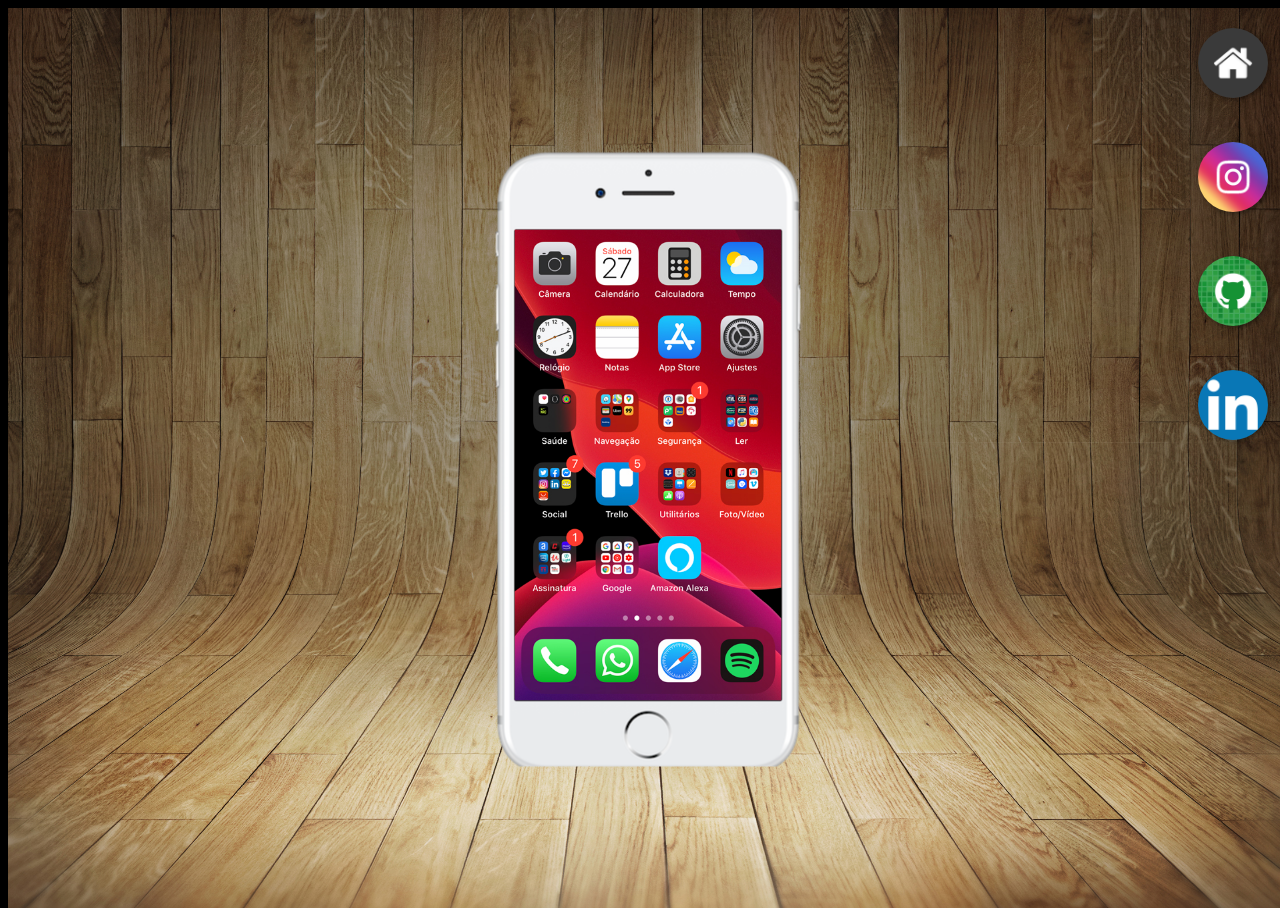
<file: index.html>
<!DOCTYPE html>
<html lang="pt-br">
<head>
    <meta charset="UTF-8">
    <meta name="viewport" content="width=device-width, initial-scale=1.0">
    <link rel="shortcut icon" href="favicon.ico" type="image/x-icon">
    <link rel="stylesheet" href="Estilos/style.css">
    <title>Projeto Redes Sociais</title>
</head>
<body>
    <main>
        <section id="telefone">
            <iframe src="home.html" name="tela" id="tela" frameborder="0">Seu Navegador Não é compativel com isso</iframe>
        </section>
        <section id="redes-sociais">
            <a href="home.html" target="tela"><img src="imagens/logo-home.jpg" alt="home"></a><br>

            <a href="instagram.html" target="tela"><img src="imagens/logo-instagram.jpg" alt="Instagram"></a><br>

            <a href="github.html" target="tela"><img src="imagens/logo-github.jpg" alt="GitHub"></a><br>

            <a href="linkedin.html" target="tela"><img src="imagens/linkedin.png" alt="LinkedIn"></a><br>
        </section>
    </main>    
</body>
</html>
</file>
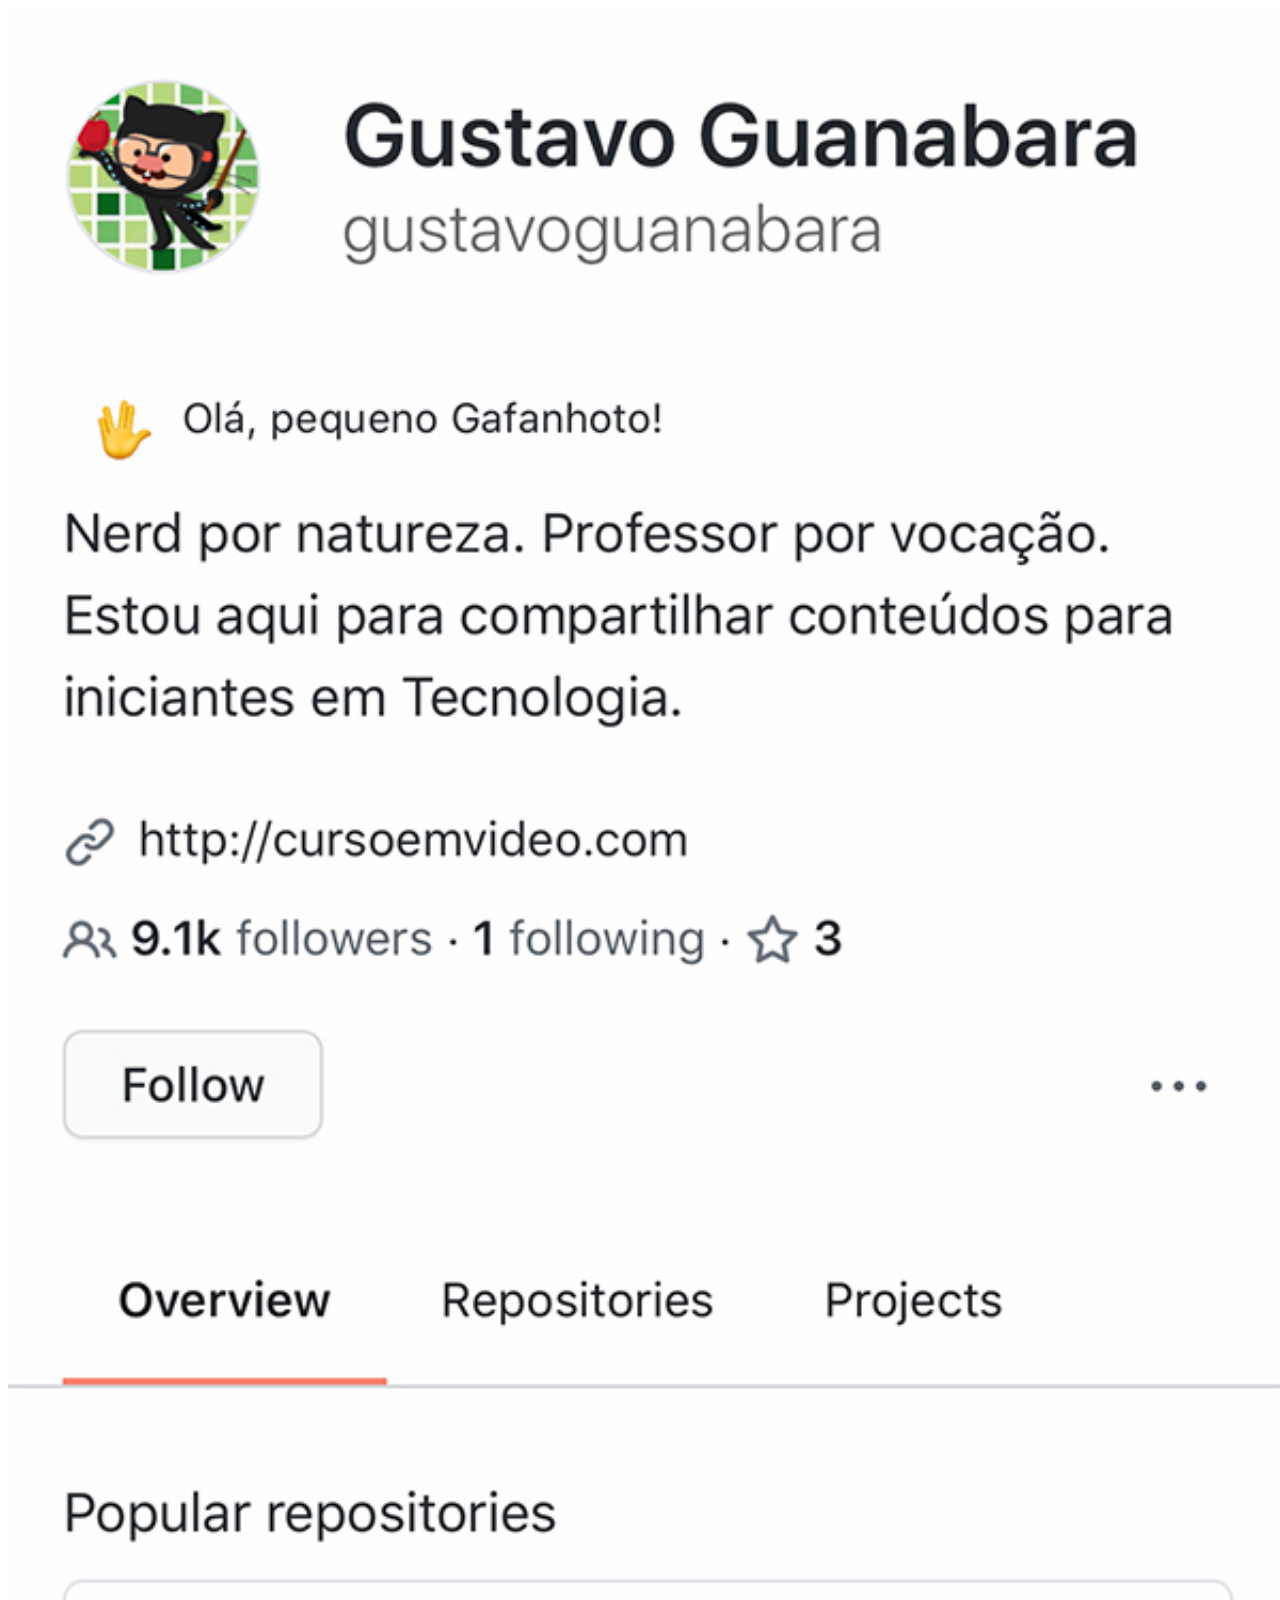
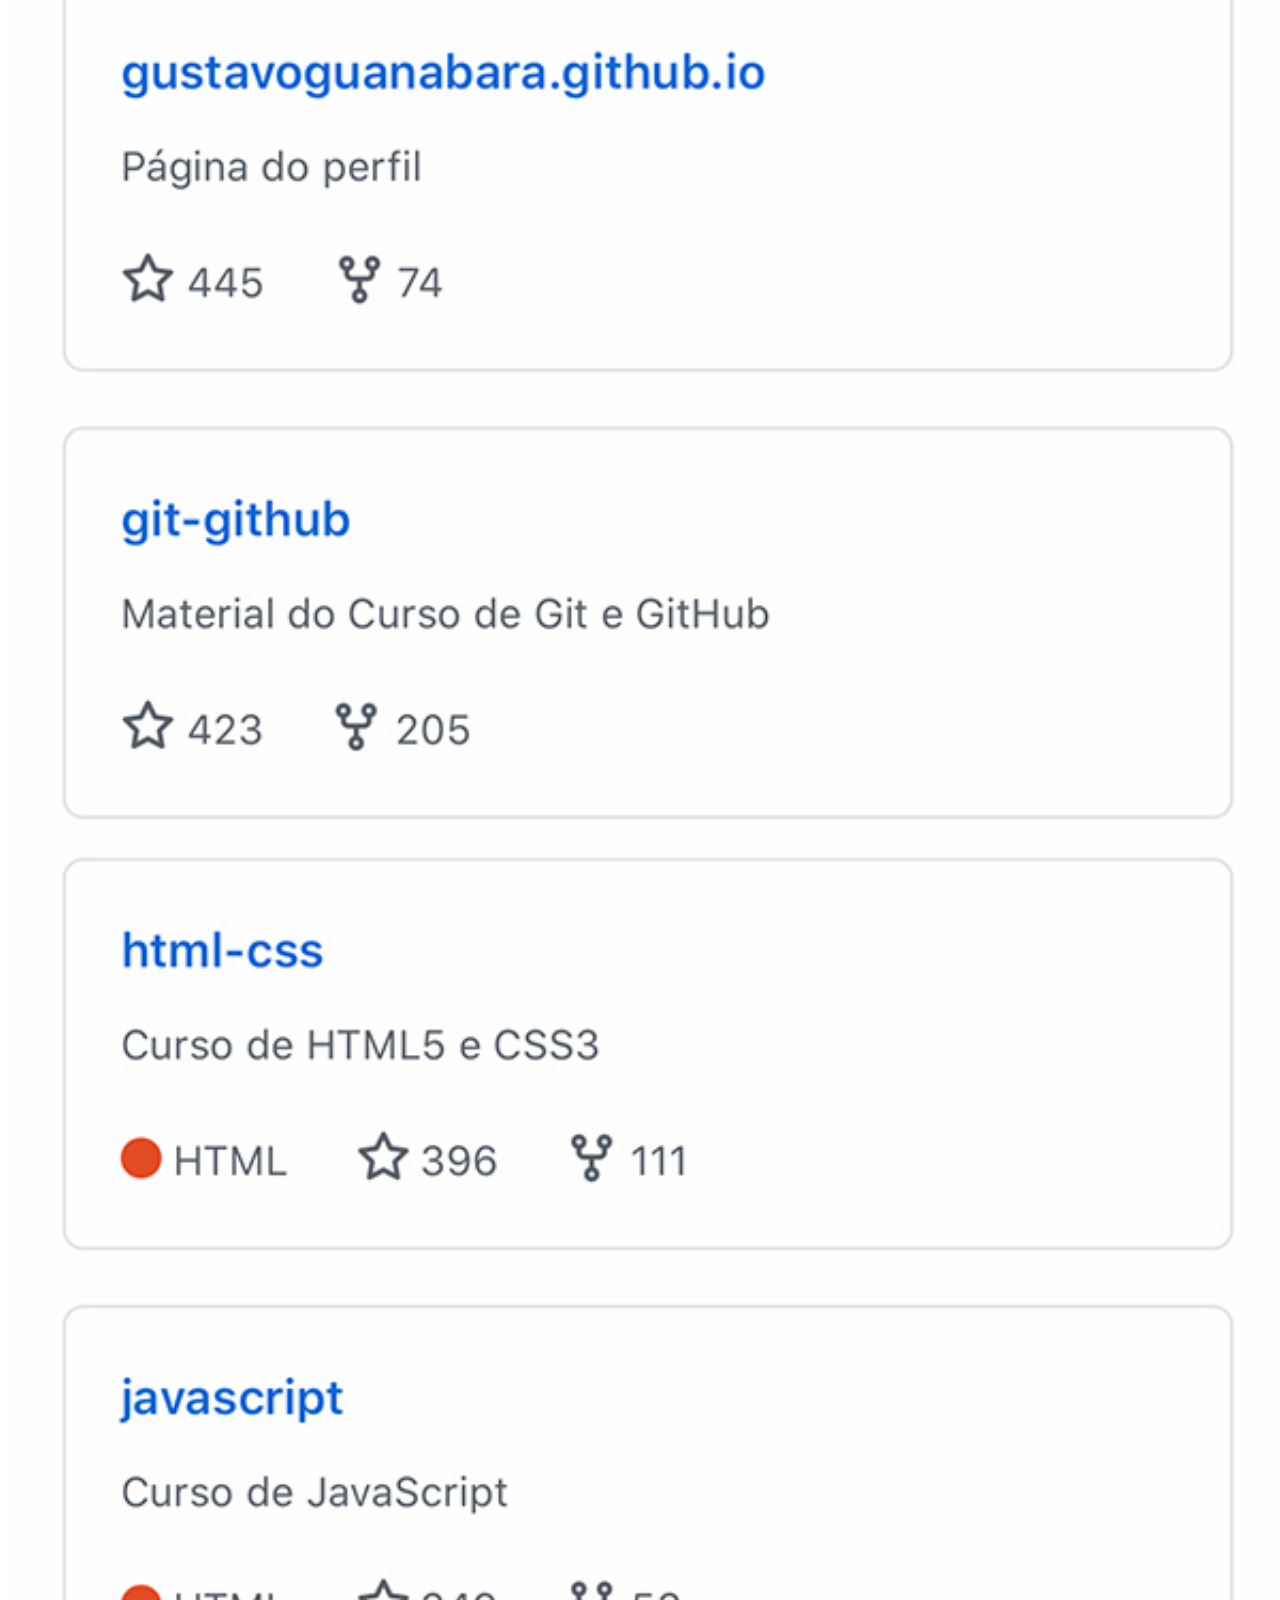
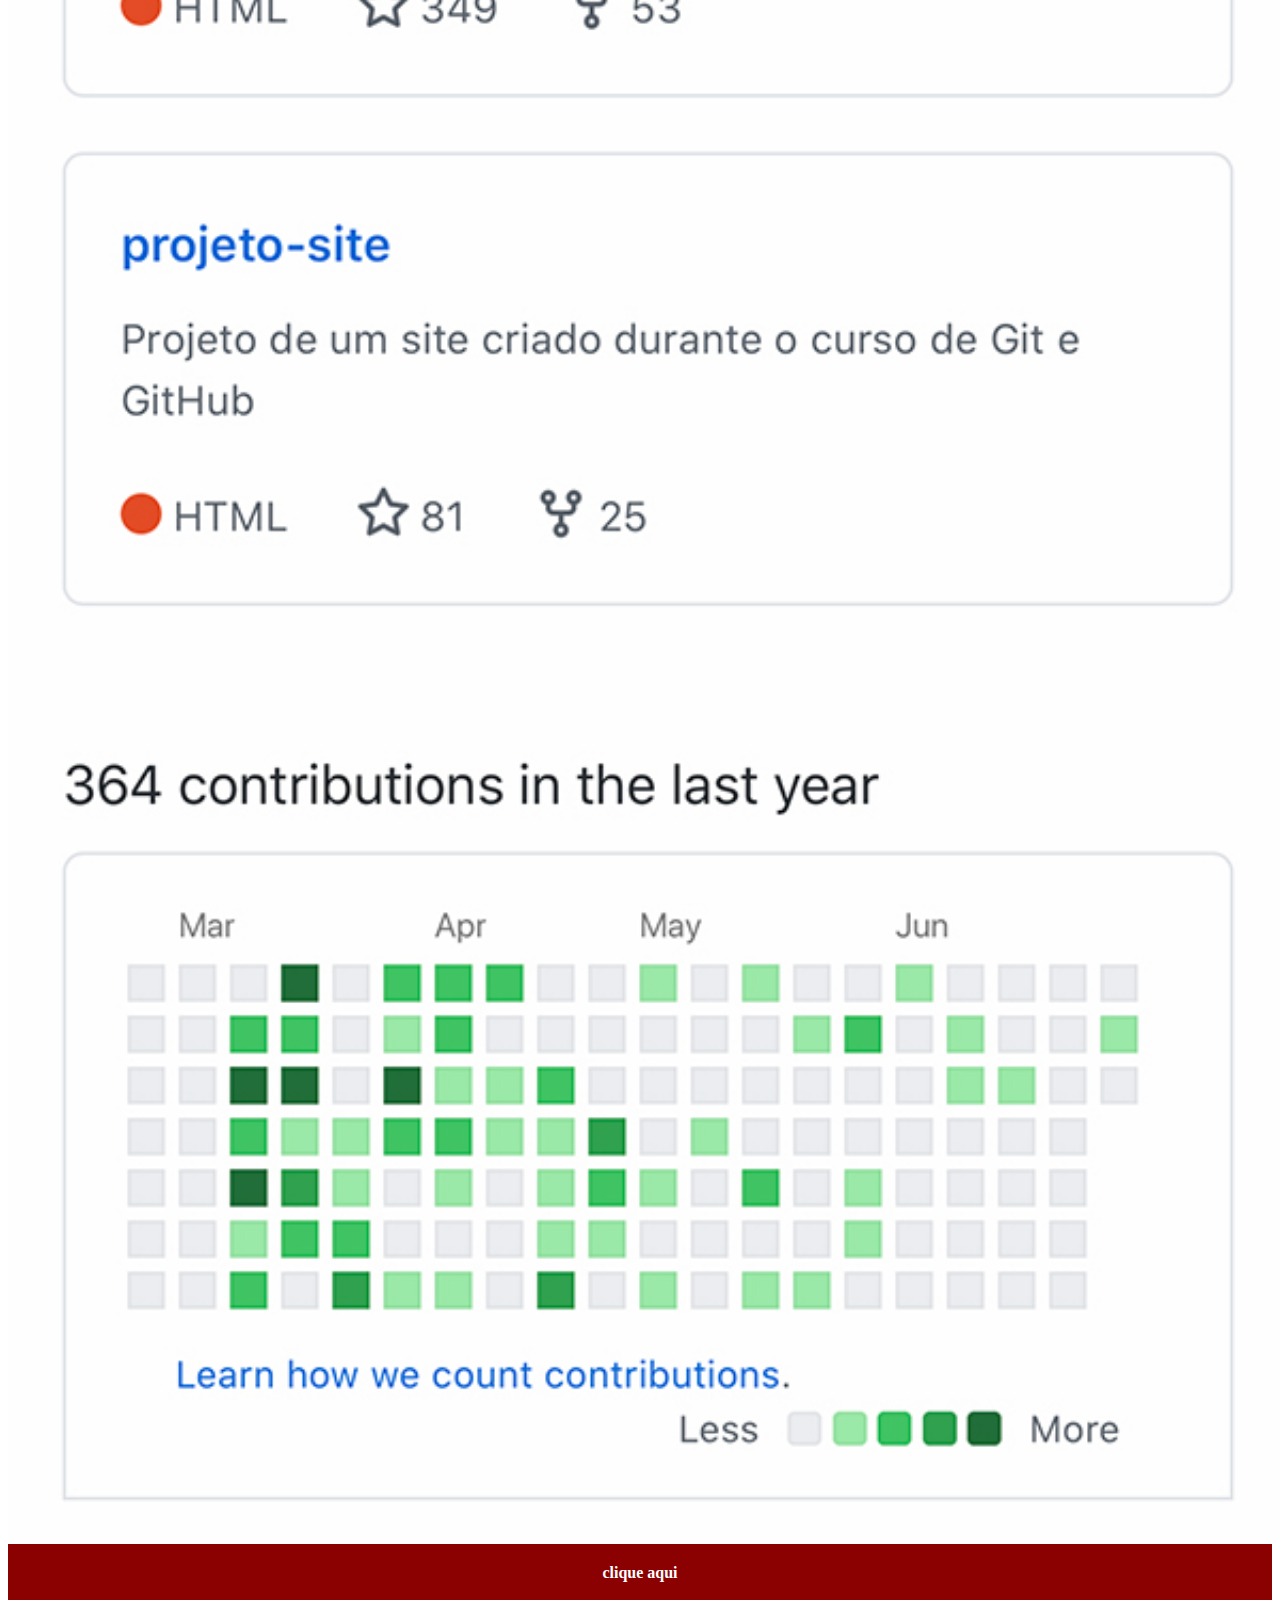
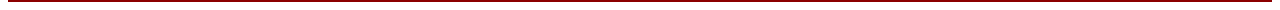
<file: github.html>
<!DOCTYPE html>
<html lang="en">
<head>
    <meta charset="UTF-8">
    <meta name="viewport" content="width=device-width, initial-scale=1.0">
    <link rel="stylesheet" href="Estilos/social.css">
    <title>GitHub</title>
</head>
<body>
    <img src="imagens/tela-github.jpg" alt="github" ta>
    <a href="https://github.com/carlosguerram" target="_blank">clique aqui</a>
</body>
</html>
</file>
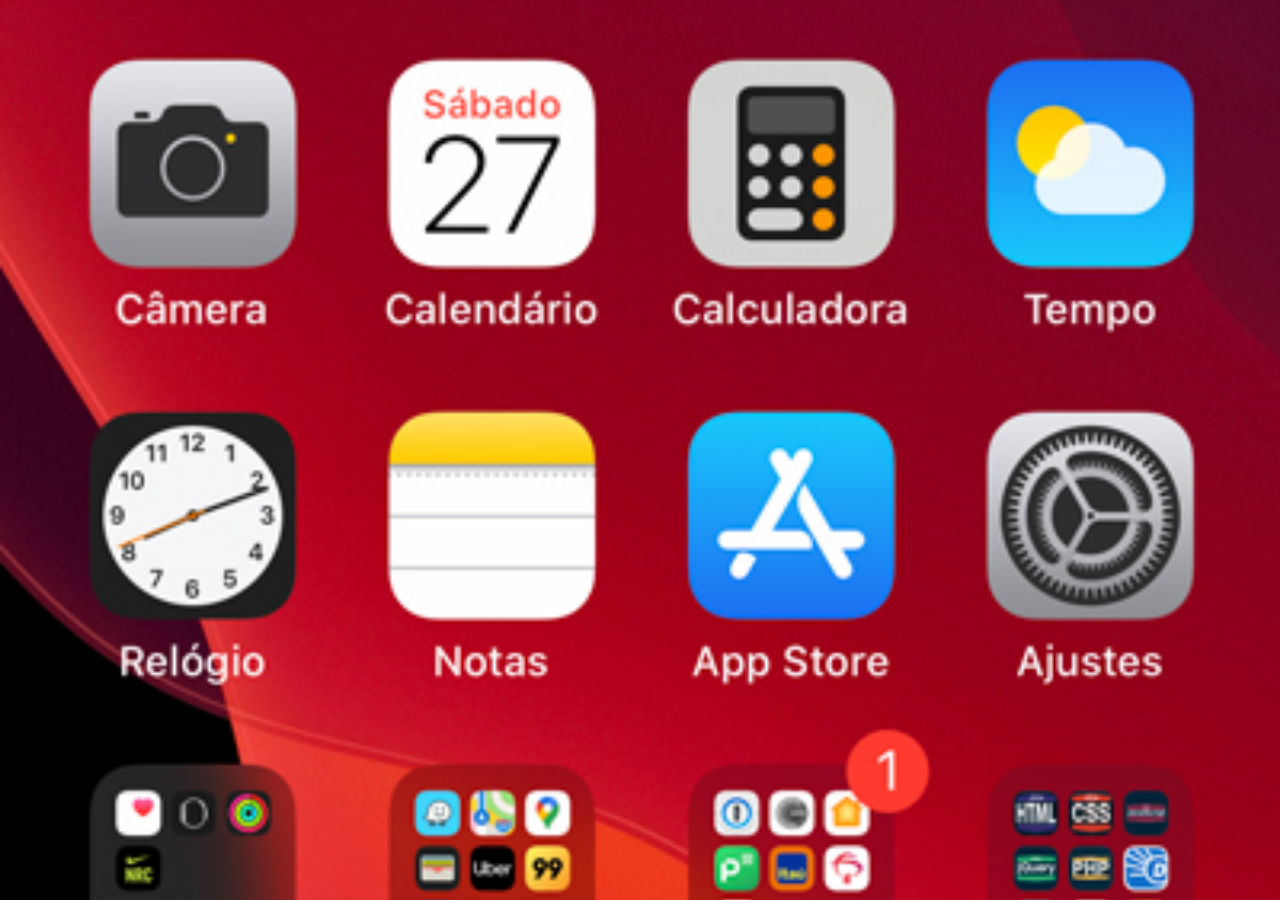
<file: home.html>
<!DOCTYPE html>
<html lang="pt-br">
<head>
    <meta charset="UTF-8">
    <meta name="viewport" content="width=device-width, initial-scale=1.0">
    <title>home</title>
</head>
<body>
    <style>
        *{
            margin: 0px;
            padding: 0px;
        }

        body {
            width: 100vw;
            height: 100vh;
            background: url('imagens/tela-home.jpg') no-repeat top center;
            background-size: cover;
        }
    </style>
</body>
</html>
</file>
<file: Estilos/style.css>
@charset "UTF-8"

* {
    margin: 0px;
    padding: 0px;
    font-family: Arial, Helvetica, sans-serif;
}

html, body {
    height: 100vh;
    width: 100vw;
    background-color: black;
}

body {
    background: url('../imagens/fundo-madeira.jpg') no-repeat top center;
    background-size: cover;
    background-attachment: fixed;
}

main {
    height: 100vh;
    position: relative;
}

section#telefone {
    position: absolute;
    top: 50%;
    left: 50%;
    transform: translate(-50%, -50%);
    
    height: 617px;
    width: 311px;
    background: url('../imagens/frame-iphone.png') no-repeat;
}

iframe#tela{
    position: relative;
    top: 80px;
    left: 22px;
    width: 267px;
    height: 471px;
}

section#redes-sociais {
    text-align: right;
}

section#redes-sociais img{
    width: 70px;
    margin: 20px;
    border-radius: 50%;
    box-shadow: 2px 2px 5px rgba(0, 0, 0, 0.398);
    box-sizing: border-box;
}

section#redes-sociais img:hover {
    border: 2px solid rgba(255, 255, 255, 0.5);
    transform: translate(-2px, -2px);
    box-shadow: 5px 5px 10px rgba(0, 0, 0, 0.407);
    transition: transform .3s;
}
</file>
<file: Estilos/social.css>
@charset "utf-8" 

*{
    margin: 0px;
    padding: 0px;
    font-family: Arial, Helvetica, sans-serif;
}

::-webkit-scrollbar {
    width: 0px;
    height: 0px;
}

img {
    width: 100vw;
}

a{
    display: block;
    background-color: darkred;
    color: white;
    padding: 20px;
    text-align: center;
    font-weight: bolder;
    text-decoration: none;
}

a:hover{
    background-color: red;
}
</file>
